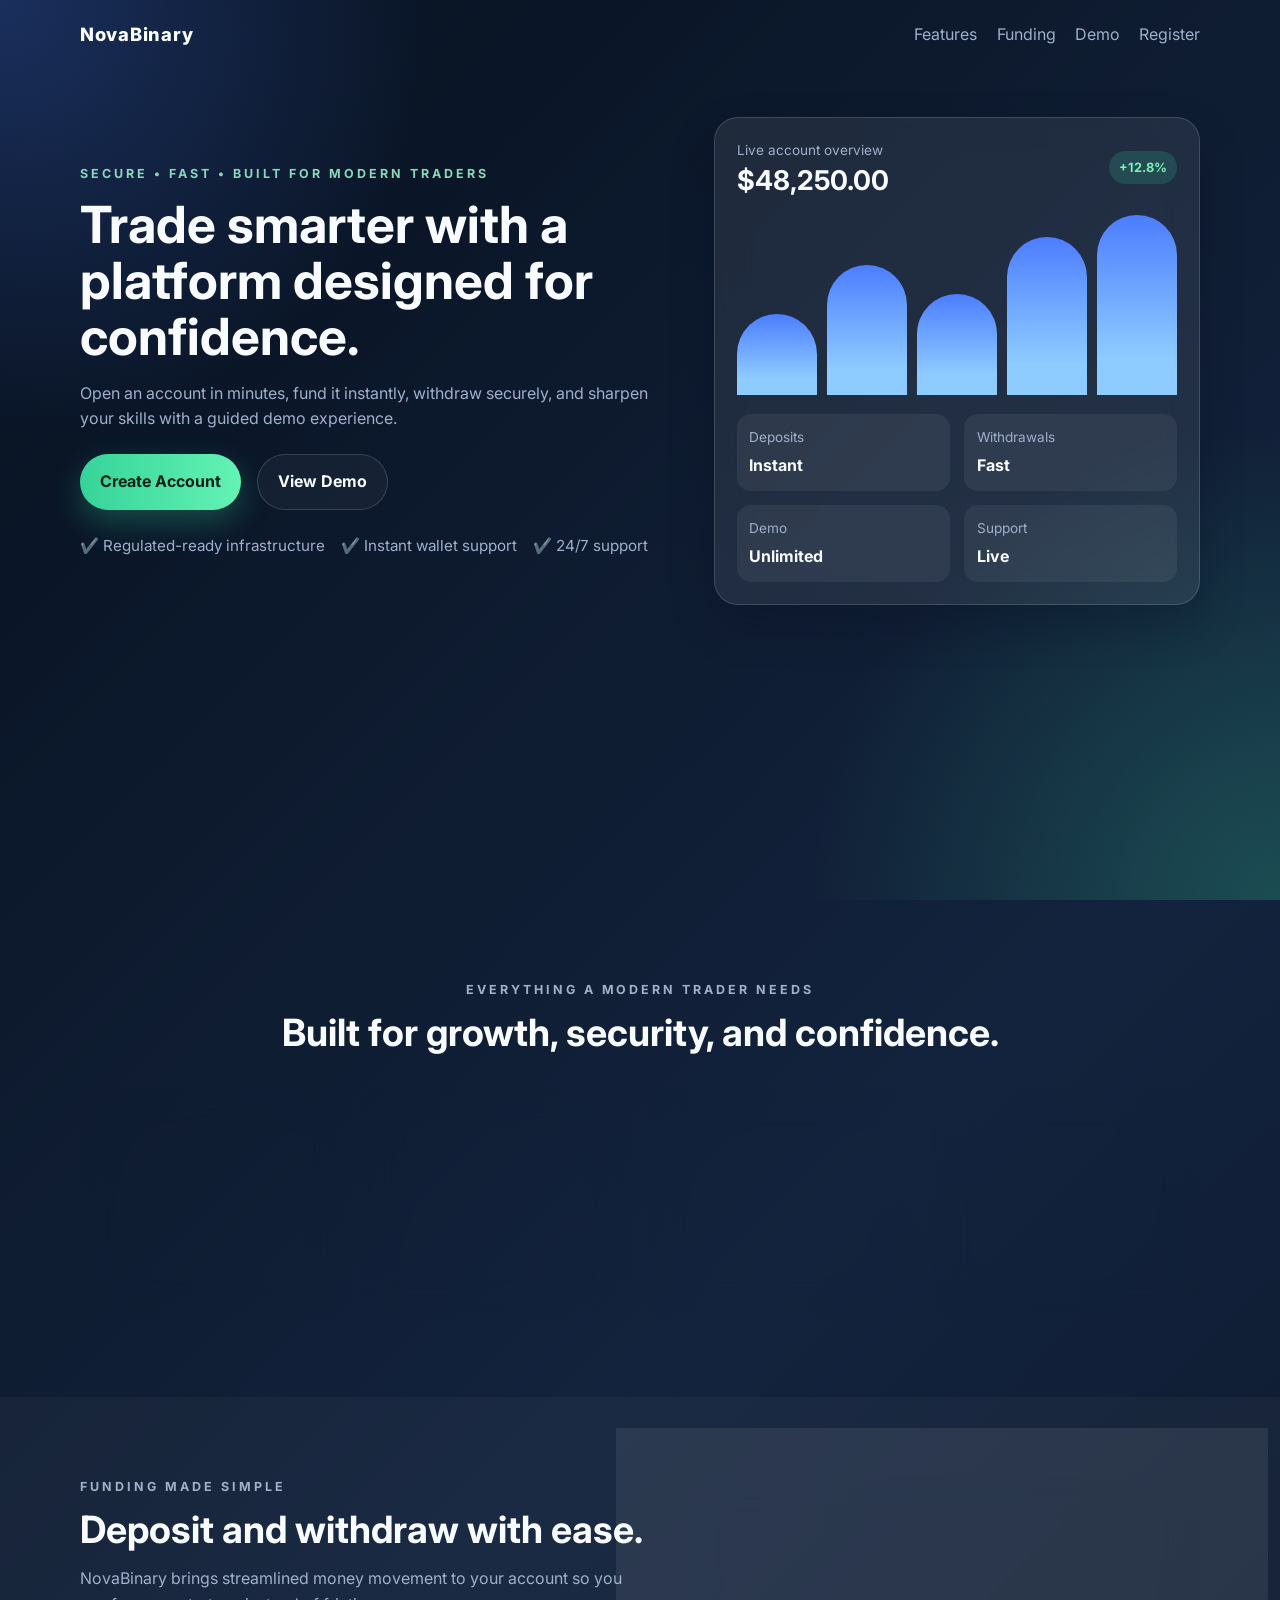
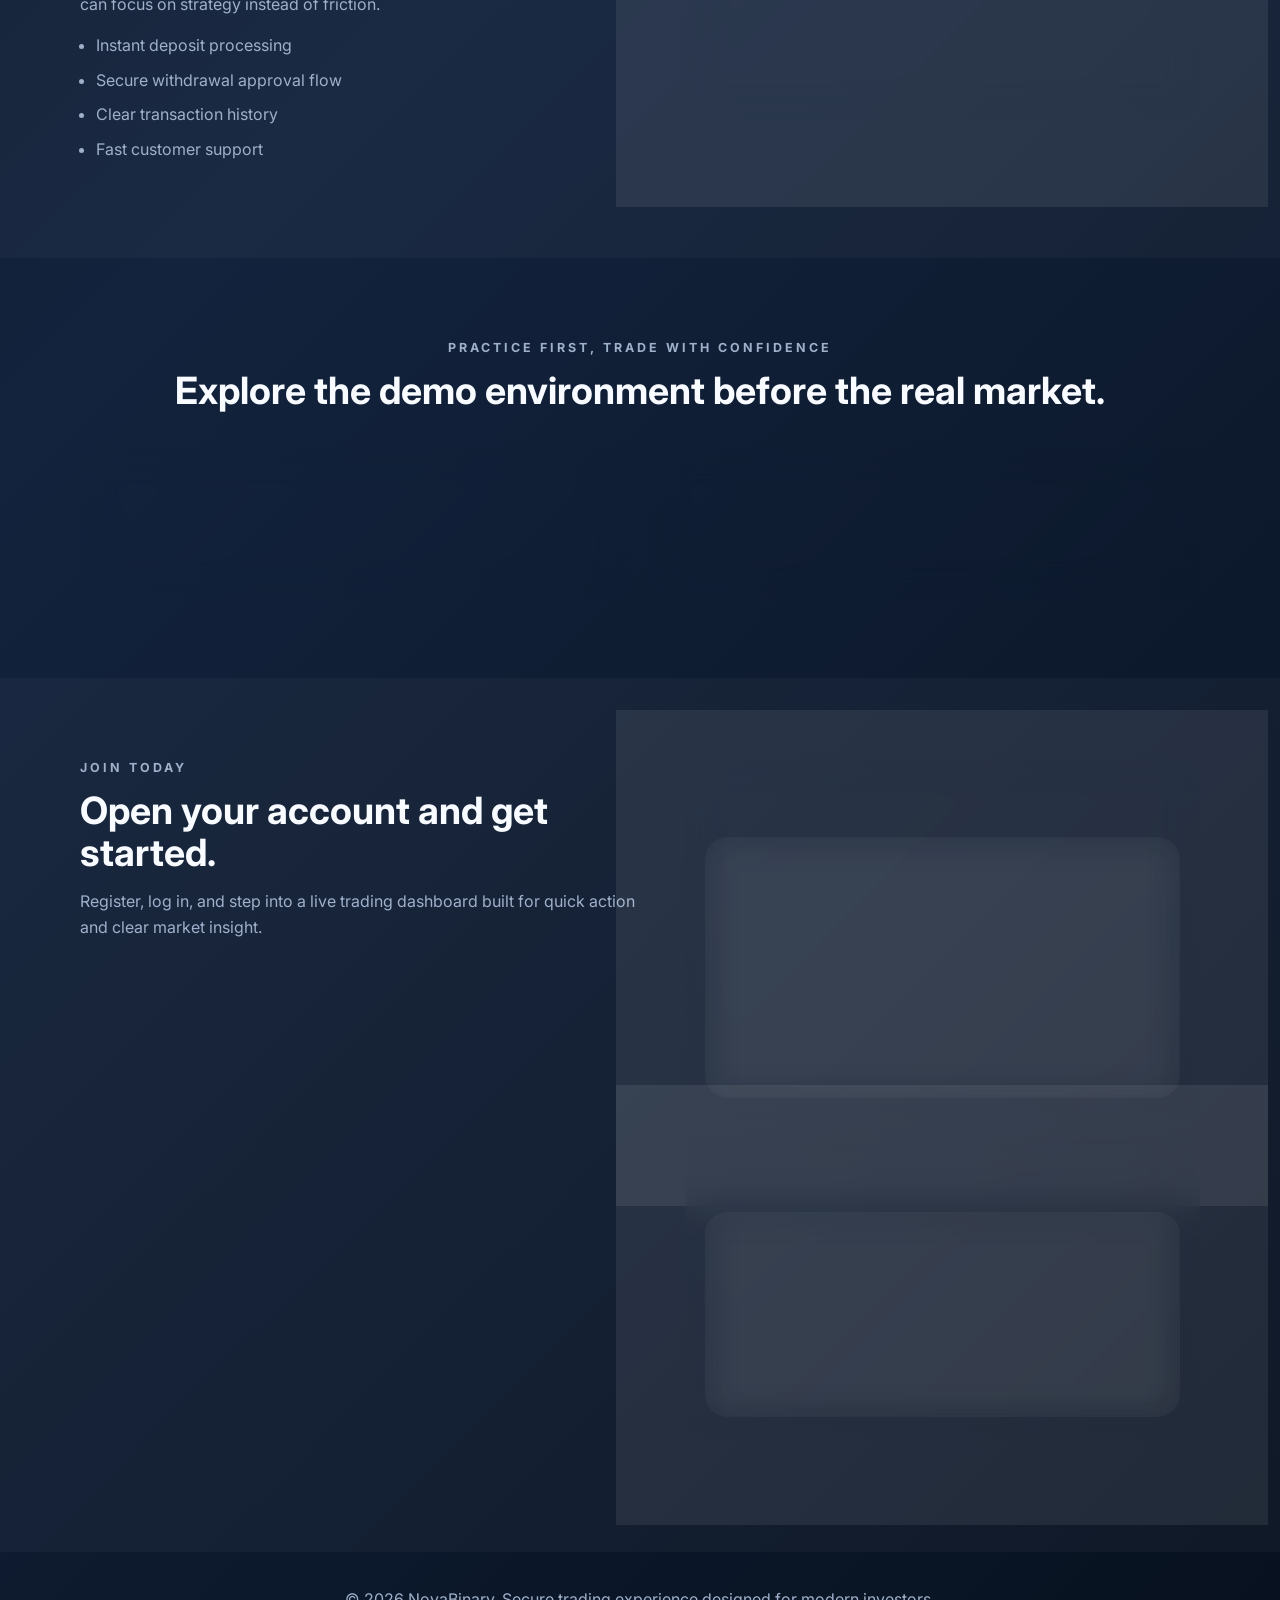
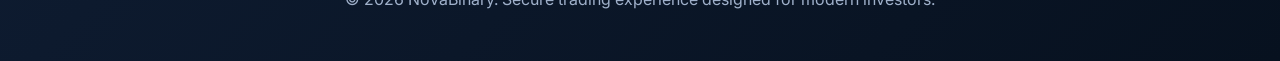
<file: index.html>
<!DOCTYPE html>
<html lang="en">
  <head>
    <meta charset="UTF-8" />
    <meta name="viewport" content="width=device-width, initial-scale=1.0" />
    <title>NovaBinary | Modern Trading Platform</title>
    <meta
      name="description"
      content="NovaBinary offers secure account creation, instant deposits and withdrawals, a training demo, and a modern trading experience."
    />
    <link rel="preconnect" href="https://fonts.googleapis.com" />
    <link rel="preconnect" href="https://fonts.gstatic.com" crossorigin />
    <link
      href="https://fonts.googleapis.com/css2?family=Inter:wght@400;500;600;700;800&display=swap"
      rel="stylesheet"
    />
    <link rel="stylesheet" href="styles.css" />
  </head>
  <body>
    <header class="hero">
      <nav class="nav container">
        <a href="#top" class="brand">NovaBinary</a>
        <div class="nav-links">
          <a href="#features">Features</a>
          <a href="#funding">Funding</a>
          <a href="#demo">Demo</a>
          <a href="#register">Register</a>
        </div>
      </nav>

      <div class="container hero-grid" id="top">
        <div class="hero-copy">
          <p class="eyebrow">Secure • Fast • Built for modern traders</p>
          <h1>Trade smarter with a platform designed for confidence.</h1>
          <p class="hero-text">
            Open an account in minutes, fund it instantly, withdraw securely, and sharpen your skills with a guided demo experience.
          </p>
          <div class="hero-actions">
            <a class="btn btn-primary" href="#register">Create Account</a>
            <a class="btn btn-secondary" href="#demo">View Demo</a>
          </div>
          <div class="trust-row">
            <span>✔️ Regulated-ready infrastructure</span>
            <span>✔️ Instant wallet support</span>
            <span>✔️ 24/7 support</span>
          </div>
        </div>

        <div class="hero-card">
          <div class="card-header">
            <div>
              <p class="small-label">Live account overview</p>
              <h3>$48,250.00</h3>
            </div>
            <span class="pill positive">+12.8%</span>
          </div>
          <div class="chart">
            <div class="bar bar-1"></div>
            <div class="bar bar-2"></div>
            <div class="bar bar-3"></div>
            <div class="bar bar-4"></div>
            <div class="bar bar-5"></div>
          </div>
          <div class="stat-grid">
            <div>
              <p>Deposits</p>
              <strong>Instant</strong>
            </div>
            <div>
              <p>Withdrawals</p>
              <strong>Fast</strong>
            </div>
            <div>
              <p>Demo</p>
              <strong>Unlimited</strong>
            </div>
            <div>
              <p>Support</p>
              <strong>Live</strong>
            </div>
          </div>
        </div>
      </div>
    </header>

    <main>
      <section class="section container" id="features">
        <div class="section-heading">
          <p class="eyebrow">Everything a modern trader needs</p>
          <h2>Built for growth, security, and confidence.</h2>
        </div>
        <div class="feature-grid">
          <article class="feature-card">
            <h3>Account registration</h3>
            <p>Register in minutes with a smooth onboarding flow, verification checks, and secure login.</p>
          </article>
          <article class="feature-card">
            <h3>Deposit & withdrawal</h3>
            <p>Move funds with confidence using fast deposits and secure withdrawals with transparent processing.</p>
          </article>
          <article class="feature-card">
            <h3>Training demo</h3>
            <p>Use the demo account to test strategies, learn market behavior, and build confidence before live trading.</p>
          </article>
          <article class="feature-card">
            <h3>Modern dashboard</h3>
            <p>Track balance, activity, and performance through a sleek dashboard designed for clarity and speed.</p>
          </article>
        </div>
      </section>

      <section class="section section-alt" id="funding">
        <div class="container funding-grid">
          <div>
            <p class="eyebrow">Funding made simple</p>
            <h2>Deposit and withdraw with ease.</h2>
            <p>
              NovaBinary brings streamlined money movement to your account so you can focus on strategy instead of friction.
            </p>
            <ul class="check-list">
              <li>Instant deposit processing</li>
              <li>Secure withdrawal approval flow</li>
              <li>Clear transaction history</li>
              <li>Fast customer support</li>
            </ul>
          </div>
          <div class="panel-card">
            <h3>Wallet activity</h3>
            <div class="activity-item">
              <span>Deposit</span>
              <strong>$2,500</strong>
            </div>
            <div class="activity-item">
              <span>Withdrawal</span>
              <strong>$800</strong>
            </div>
            <div class="activity-item">
              <span>Demo balance</span>
              <strong>$10,000</strong>
            </div>
          </div>
        </div>
      </section>

      <section class="section container" id="demo">
        <div class="section-heading">
          <p class="eyebrow">Practice first, trade with confidence</p>
          <h2>Explore the demo environment before the real market.</h2>
        </div>
        <div class="demo-grid">
          <div class="demo-card">
            <h3>Why the demo matters</h3>
            <p>Learn the platform, test your approach, and understand market movement without risking real capital.</p>
          </div>
          <div class="demo-card accent">
            <h3>Start with $10,000</h3>
            <p>Use a virtual account to simulate trades, review outcomes, and prepare for live decisions.</p>
          </div>
        </div>
      </section>

      <section class="section section-alt" id="register">
        <div class="container register-grid">
          <div>
            <p class="eyebrow">Join today</p>
            <h2>Open your account and get started.</h2>
            <p>Register, log in, and step into a live trading dashboard built for quick action and clear market insight.</p>
          </div>

          <div class="auth-stack">
            <div class="auth-card">
              <h3>Create account</h3>
              <form id="registerForm" class="register-form">
                <input type="text" id="registerName" placeholder="Full name" required />
                <input type="email" id="registerEmail" placeholder="Email address" required />
                <input type="password" id="registerPassword" placeholder="Create password" required />
                <button type="submit" class="btn btn-primary">Register Now</button>
              </form>
            </div>

            <div class="auth-card">
              <h3>Log in</h3>
              <form id="loginForm" class="register-form">
                <input type="email" id="loginEmail" placeholder="Email address" required />
                <input type="password" id="loginPassword" placeholder="Password" required />
                <button type="submit" class="btn btn-secondary">Log In</button>
              </form>
            </div>

            <div id="authMessage" class="auth-message" aria-live="polite"></div>

            <div id="dashboard" class="dashboard-shell hidden">
              <div class="dashboard-head">
                <div>
                  <p class="eyebrow">Trading room</p>
                  <h3 id="welcomeName">Welcome back</h3>
                </div>
                <div class="balance-pill">
                  <span>Balance</span>
                  <strong id="balanceValue">$10,000</strong>
                </div>
              </div>

              <div class="dashboard-grid">
                <div class="chart-card">
                  <div class="chart-head">
                    <div>
                      <p class="small-label">Live market feed</p>
                      <h4>EUR/USD • GBP/USD</h4>
                    </div>
                    <span class="pill positive" id="priceBadge">Live</span>
                  </div>
                  <div class="chart-legend">
                    <span><i class="dot dot-green"></i> Buy zone</span>
                    <span><i class="dot dot-blue"></i> Sell zone</span>
                  </div>
                  <svg id="liveChart" viewBox="0 0 700 260" role="img" aria-label="Live forex trading chart">
                    <line x1="20" y1="220" x2="680" y2="220" class="graph-grid" />
                    <line x1="20" y1="160" x2="680" y2="160" class="graph-grid" />
                    <line x1="20" y1="100" x2="680" y2="100" class="graph-grid" />
                    <line x1="20" y1="40" x2="680" y2="40" class="graph-grid" />
                    <g id="candles"></g>
                  </svg>
                </div>

                <div class="side-panel">
                  <div class="funding-card">
                    <h4>Fund your account</h4>
                    <div class="funding-options">
                      <button class="funding-btn" data-method="bank">Bank Transfer</button>
                      <button class="funding-btn" data-method="mpesa">Mpesa</button>
                      <button class="funding-btn" data-method="demo">Demo Balance</button>
                    </div>
                    <p id="fundingMessage" class="funding-message">Deposit instantly or switch to demo mode.</p>
                  </div>

                  <div class="trade-panel">
                    <div>
                      <p class="small-label">Current asset</p>
                      <h4 id="assetName">EUR/USD</h4>
                    </div>
                    <div class="trade-actions">
                      <button class="btn btn-primary trade-btn" data-action="buy">Buy</button>
                      <button class="btn btn-secondary trade-btn" data-action="sell">Sell</button>
                    </div>
                    <p id="tradeMessage" class="trade-message">You are ready to start trading.</p>
                  </div>
                </div>
              </div>
            </div>
          </div>
        </div>
      </section>
    </main>

    <footer class="footer">
      <div class="container footer-content">
        <p>© 2026 NovaBinary. Secure trading experience designed for modern investors.</p>
      </div>
    </footer>

    <script src="script.js"></script>
  </body>
</html>
</file>
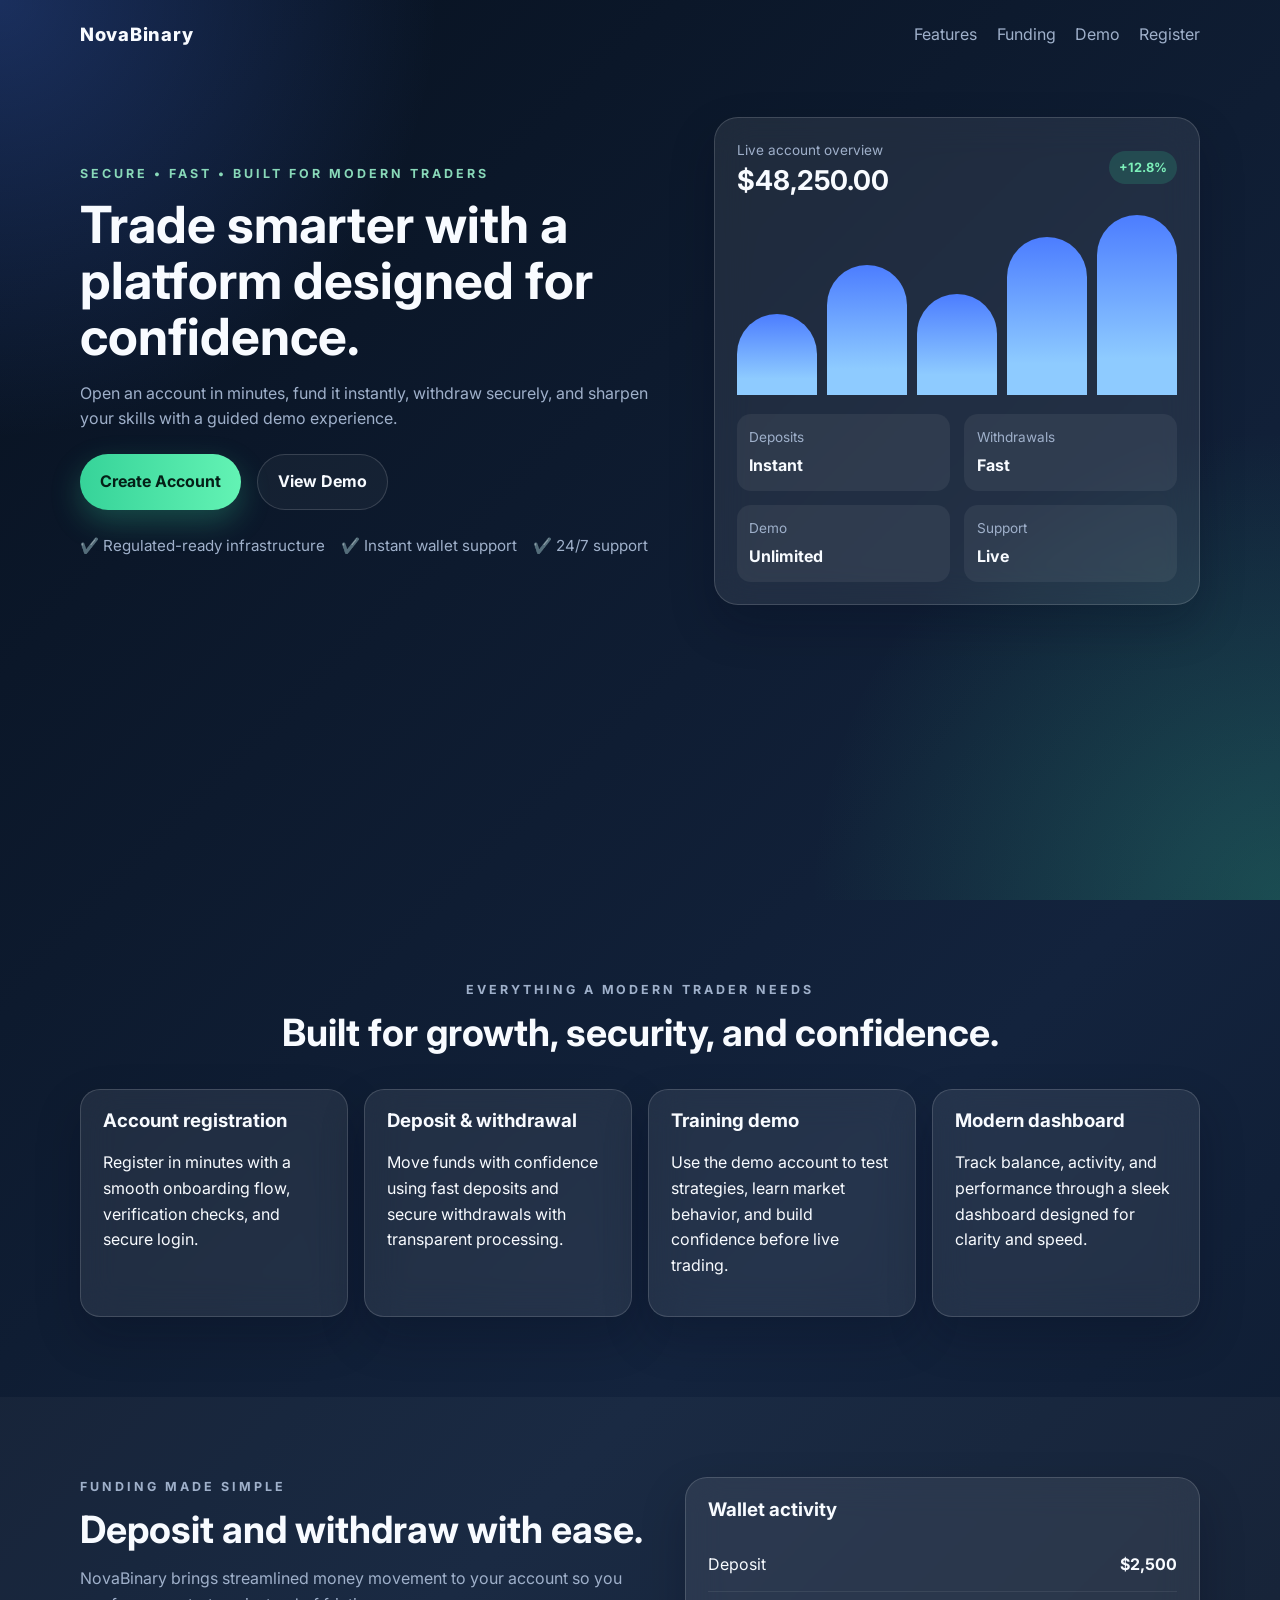
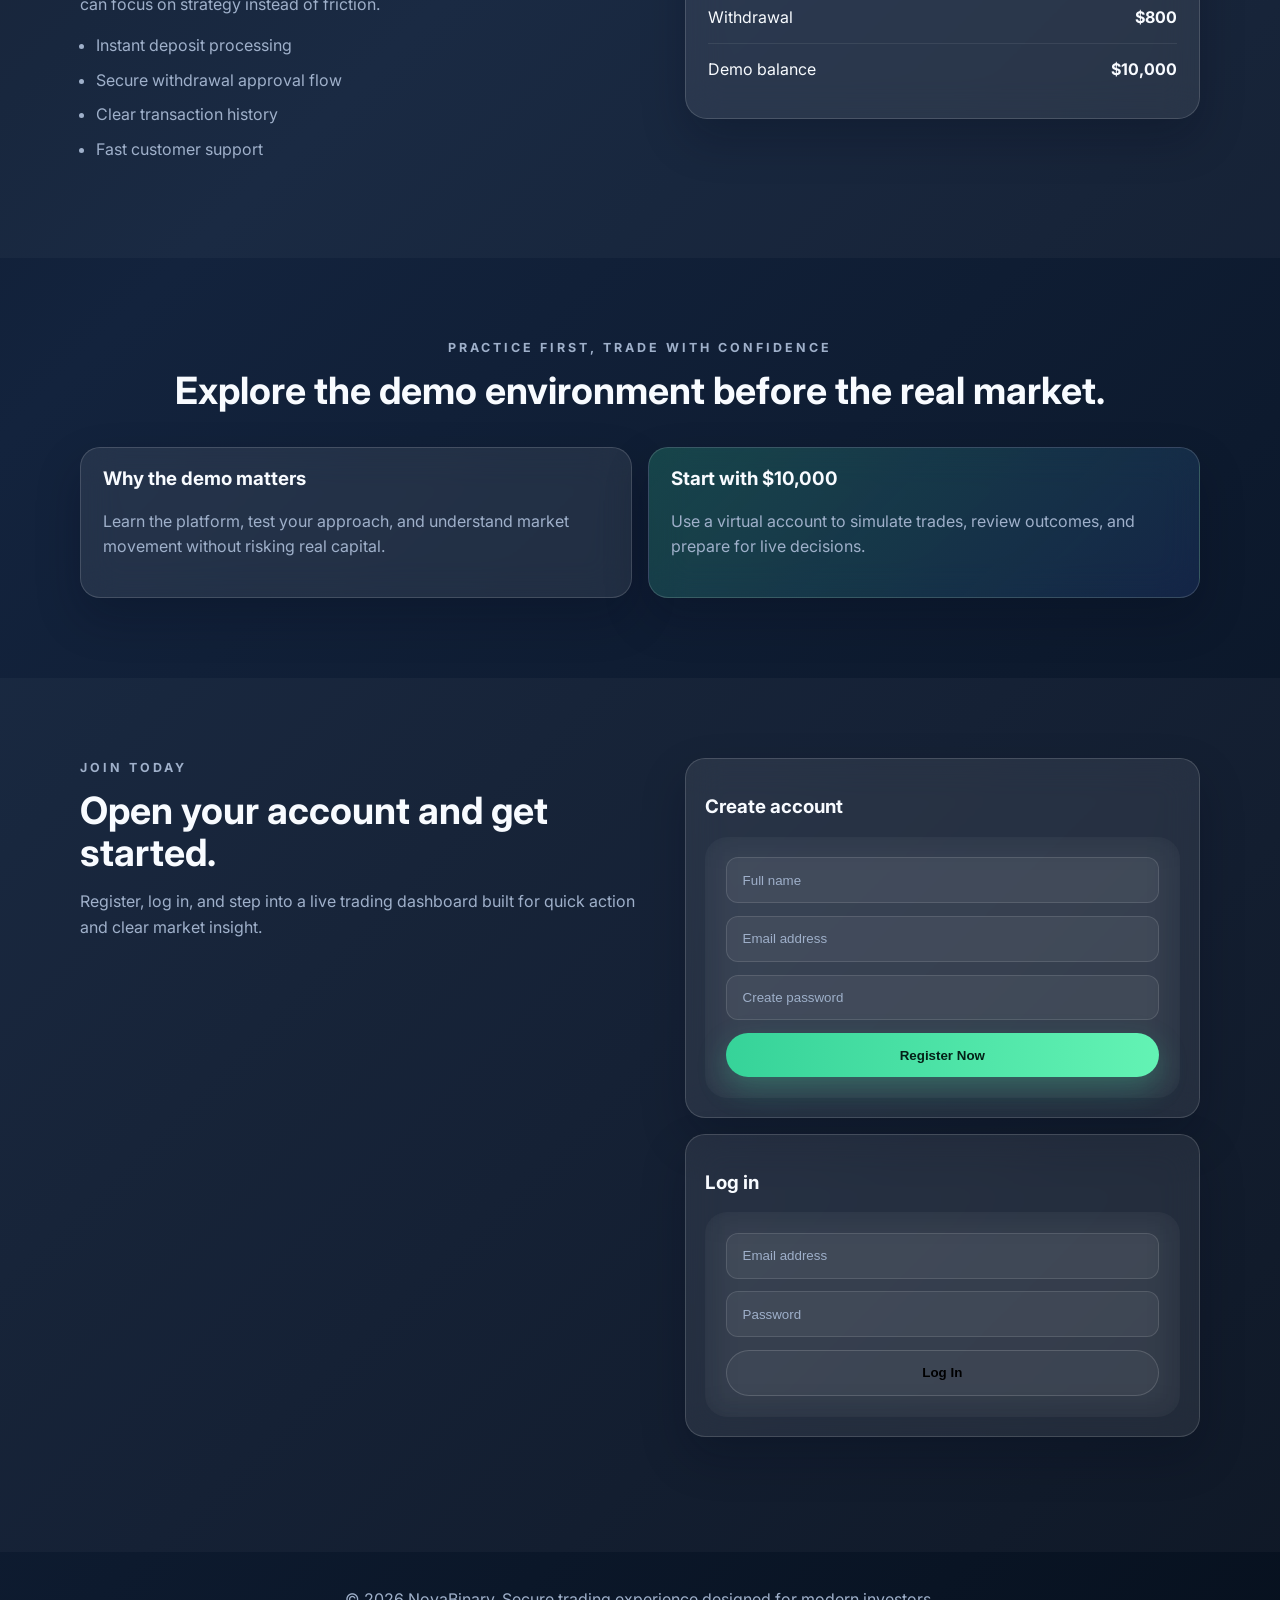
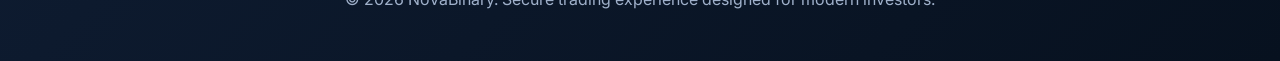
<file: trading.html>
<!DOCTYPE html>
<html lang="en">
  <head>
    <meta charset="UTF-8" />
    <meta name="viewport" content="width=device-width, initial-scale=1.0" />
    <title>NovaBinary | Trading Room</title>
    <link rel="preconnect" href="https://fonts.googleapis.com" />
    <link rel="preconnect" href="https://fonts.gstatic.com" crossorigin />
    <link
      href="https://fonts.googleapis.com/css2?family=Inter:wght@400;500;600;700;800&display=swap"
      rel="stylesheet"
    />
    <link rel="stylesheet" href="styles.css" />
  </head>
  <body class="trading-page">
    <div class="page-shell">
      <header class="trading-header">
        <div>
          <p class="eyebrow">Live trading desk</p>
          <h1>NovaBinary Trading Room</h1>
        </div>
        <div class="header-actions">
          <div class="balance-pill">
            <span>Balance</span>
            <strong id="balanceValue">$0</strong>
          </div>
          <button id="logoutBtn" class="btn btn-secondary">Log out</button>
        </div>
      </header>

      <main class="trading-layout">
        <section class="trading-card chart-panel">
          <div class="panel-top">
            <div>
              <p class="small-label">Binary trading desk</p>
              <h2>EUR/USD • GBP/USD</h2>
            </div>
            <div class="signal-group">
              <span class="signal-pill positive" id="priceBadge">Live</span>
              <span class="signal-pill">24/7 execution</span>
              <span class="signal-pill">High volatility</span>
            </div>
          </div>

          <div class="chart-toolbar">
            <div class="asset-tabs">
              <button class="asset-btn active" data-asset="EUR/USD">EUR/USD</button>
              <button class="asset-btn" data-asset="GBP/USD">GBP/USD</button>
              <button class="asset-btn" data-asset="USD/JPY">USD/JPY</button>
            </div>
            <div class="chart-info">
              <span>Spread: 0.8 pips</span>
              <span>Leverage: 1:500</span>
            </div>
          </div>

          <div class="price-strip">
            <div>
              <p class="small-label">Current price</p>
              <strong id="currentPriceValue">1.0898</strong>
            </div>
            <div>
              <p class="small-label">Market mood</p>
              <strong class="text-green">Bullish momentum</strong>
            </div>
          </div>

          <svg id="liveChart" viewBox="0 0 760 320" role="img" aria-label="Forex trading chart">
            <line x1="24" y1="280" x2="740" y2="280" class="graph-grid" />
            <line x1="24" y1="220" x2="740" y2="220" class="graph-grid" />
            <line x1="24" y1="160" x2="740" y2="160" class="graph-grid" />
            <line x1="24" y1="100" x2="740" y2="100" class="graph-grid" />
            <g id="candles"></g>
          </svg>
        </section>

        <aside class="side-stack">
          <section class="trading-card fund-panel">
            <h3>Fund your account</h3>
            <div class="funding-options">
              <button class="funding-btn" data-method="bank">Bank transfer</button>
              <button class="funding-btn" data-method="mpesa">Mpesa</button>
              <button class="funding-btn" data-method="demo">Demo balance</button>
            </div>
            <button id="withdrawBtn" class="btn btn-secondary withdrawal-btn" type="button">Withdraw funds</button>
            <p id="fundingMessage" class="funding-message">Choose a funding method to continue.</p>
          </section>

          <section class="trading-card trade-panel">
            <div class="trade-head">
              <div>
                <p class="small-label">Binary trade</p>
                <h3 id="assetName">EUR/USD</h3>
              </div>
              <span class="signal-pill positive" id="modeBadge">Demo mode</span>
            </div>

            <div class="mode-switch" role="tablist" aria-label="Trading mode">
              <button class="mode-btn active" data-mode="demo">Demo</button>
              <button class="mode-btn" data-mode="live">Live</button>
            </div>

            <label class="field-label" for="stakeInput">Stake amount</label>
            <input id="stakeInput" class="trade-input" type="number" min="10" step="10" value="100" />

            <div class="trade-options">
              <button class="option-btn up" data-action="up">Call / Up</button>
              <button class="option-btn down" data-action="down">Put / Down</button>
            </div>
            <div class="trade-info-box">
              <span>Profit potential</span>
              <strong>Up to 85%</strong>
            </div>
            <div class="trade-summary">
              <div>
                <span>Mode</span>
                <strong id="modeDisplay">Demo</strong>
              </div>
              <div>
                <span>Risk</span>
                <strong id="stakeDisplay">$100</strong>
              </div>
            </div>
            <p id="tradeMessage" class="trade-message">You are ready to place a real stake.</p>
          </section>

          <section class="trading-card history-panel">
            <h3>Recent trades</h3>
            <ul id="tradeHistoryList" class="history-list"></ul>
          </section>

          <section class="trading-card account-panel">
            <h3>Account status</h3>
            <div class="account-row">
              <span>Welcome</span>
              <strong id="welcomeName">Trader</strong>
            </div>
            <div class="account-row">
              <span>Risk</span>
              <strong>Low</strong>
            </div>
            <div class="account-row">
              <span>Open positions</span>
              <strong>0</strong>
            </div>
          </section>
        </aside>
      </main>
    </div>

    <div id="fundingModal" class="modal hidden" aria-hidden="true">
      <div class="modal-card">
        <div class="modal-head">
          <div>
            <p class="small-label">Secure payment</p>
            <h3 id="modalTitle">Deposit funds</h3>
          </div>
          <button id="closeModal" class="icon-btn" aria-label="Close">×</button>
        </div>
        <p id="modalDescription" class="modal-copy">Enter your details and send the request.</p>
        <form id="fundingForm" class="funding-form">
          <label for="fundingAmount">Amount</label>
          <input id="fundingAmount" type="number" min="100" step="100" value="1000" required />
          <label id="detailLabel" for="fundingDetail">Account number</label>
          <input id="fundingDetail" type="text" placeholder="Enter account number" required />
          <button type="submit" class="btn btn-primary">Send request</button>
        </form>
      </div>
    </div>

    <script type="module" src="trading.js"></script>
  </body>
</html>
</file>
<file: styles.css>
:root {
  --bg: #07111f;
  --bg-alt: #0d1729;
  --card: rgba(255, 255, 255, 0.08);
  --text: #f8fbff;
  --muted: #9fb0ca;
  --accent: #36d399;
  --accent-2: #4c7dff;
  --border: rgba(255, 255, 255, 0.15);
}

* { box-sizing: border-box; }
body {
  margin: 0;
  font-family: 'Inter', sans-serif;
  color: var(--text);
  background: linear-gradient(135deg, var(--bg), #13233d 45%, #07111f);
  line-height: 1.6;
}
body.trading-page {
  min-height: 100vh;
  background: radial-gradient(circle at top left, rgba(54, 211, 153, 0.16), transparent 24%),
    linear-gradient(135deg, #07111f, #0f1f35 60%, #07111f);
}
a { color: inherit; text-decoration: none; }
.container {
  width: min(1120px, calc(100% - 2rem));
  margin: 0 auto;
}
.hero {
  min-height: 100vh;
  background: radial-gradient(circle at top left, rgba(76, 125, 255, 0.28), transparent 28%),
    radial-gradient(circle at bottom right, rgba(54, 211, 153, 0.24), transparent 30%);
}
.nav {
  display: flex;
  justify-content: space-between;
  align-items: center;
  padding: 1.25rem 0;
}
.brand {
  font-weight: 800;
  font-size: 1.15rem;
  letter-spacing: 0.04em;
}
.nav-links {
  display: flex;
  gap: 1.2rem;
  color: var(--muted);
}
.nav-links a:hover { color: var(--text); }
.hero-grid {
  display: grid;
  grid-template-columns: 1.1fr 0.9fr;
  gap: 2.5rem;
  align-items: center;
  padding: 3rem 0 5rem;
}
.eyebrow {
  margin: 0 0 0.75rem;
  text-transform: uppercase;
  letter-spacing: 0.24em;
  font-size: 0.78rem;
  color: #88d8b8;
  font-weight: 700;
}
h1, h2, h3, h4 { line-height: 1.1; }
h1 { font-size: clamp(2.2rem, 4vw, 3.8rem); margin: 0 0 1rem; }
h2 { font-size: clamp(1.7rem, 3vw, 2.35rem); margin: 0 0 0.85rem; }
.hero-text, .section-heading p, .register-grid p, .funding-grid p, .demo-card p { color: var(--muted); }
.hero-actions {
  display: flex;
  gap: 1rem;
  margin: 1.4rem 0 1.5rem;
  flex-wrap: wrap;
}
.btn {
  display: inline-flex;
  align-items: center;
  justify-content: center;
  padding: 0.9rem 1.25rem;
  border-radius: 999px;
  font-weight: 700;
  transition: transform 0.2s ease, box-shadow 0.2s ease;
  border: none;
  cursor: pointer;
}
.btn:hover { transform: translateY(-2px); }
.btn-primary {
  background: linear-gradient(90deg, var(--accent), #63f3b4);
  color: #042017;
  box-shadow: 0 12px 30px rgba(54, 211, 153, 0.28);
}
.btn-secondary {
  border: 1px solid var(--border);
  background: rgba(255,255,255,0.04);
}
.trust-row {
  display: flex;
  gap: 1rem;
  flex-wrap: wrap;
  color: var(--muted);
  font-size: 0.95rem;
}
.hero-card, .panel-card, .feature-card, .demo-card, .auth-card, .register-form, .chart-card, .trade-panel {
  background: var(--card);
  border: 1px solid var(--border);
  backdrop-filter: blur(18px);
  box-shadow: 0 20px 45px rgba(2, 8, 23, 0.24);
}
.hero-card {
  padding: 1.35rem;
  border-radius: 24px;
}
.card-header {
  display: flex;
  justify-content: space-between;
  align-items: center;
  margin-bottom: 1rem;
}
.small-label { margin: 0; color: var(--muted); font-size: 0.85rem; }
.hero-card h3 { margin: 0.25rem 0 0; font-size: 1.7rem; }
.pill {
  padding: 0.4rem 0.65rem;
  border-radius: 999px;
  font-size: 0.8rem;
  font-weight: 700;
}
.pill.positive { background: rgba(54,211,153,0.18); color: #7df0ba; }
.chart {
  display: grid;
  grid-template-columns: repeat(5, 1fr);
  align-items: end;
  gap: 0.6rem;
  height: 180px;
  margin: 1.2rem 0;
}
.bar {
  border-radius: 999px 999px 0 0;
  background: linear-gradient(180deg, var(--accent-2), #8ecbff 80%);
  min-height: 40px;
}
.bar-1 { height: 45%; }
.bar-2 { height: 72%; }
.bar-3 { height: 56%; }
.bar-4 { height: 88%; }
.bar-5 { height: 100%; }
.stat-grid {
  display: grid;
  grid-template-columns: repeat(2, minmax(0,1fr));
  gap: 0.9rem;
}
.stat-grid div {
  background: rgba(255,255,255,0.06);
  border-radius: 14px;
  padding: 0.8rem;
}
.stat-grid p { margin: 0 0 0.25rem; color: var(--muted); font-size: 0.85rem; }
.section { padding: 5rem 0; }
.section-alt { background: rgba(255,255,255,0.03); }
.section-heading { text-align: center; margin-bottom: 2.2rem; }
.feature-grid {
  display: grid;
  grid-template-columns: repeat(4, minmax(0,1fr));
  gap: 1rem;
}
.feature-card, .demo-card { padding: 1.35rem; border-radius: 20px; }
.feature-card h3, .demo-card h3, .panel-card h3 { margin-top: 0; }
.funding-grid, .register-grid {
  display: grid;
  grid-template-columns: 1fr 0.9fr;
  gap: 2rem;
  align-items: start;
}
.check-list {
  padding-left: 1rem;
  color: var(--muted);
}
.check-list li { margin-bottom: 0.55rem; }
.panel-card { padding: 1.4rem; border-radius: 22px; }
.activity-item {
  display: flex;
  justify-content: space-between;
  padding: 0.8rem 0;
  border-bottom: 1px solid rgba(255,255,255,0.08);
}
.activity-item:last-child { border-bottom: 0; }
.demo-grid {
  display: grid;
  grid-template-columns: 1fr 1fr;
  gap: 1rem;
}
.demo-card.accent { background: linear-gradient(135deg, rgba(54,211,153,0.22), rgba(76,125,255,0.12)); }
.auth-stack {
  display: flex;
  flex-direction: column;
  gap: 1rem;
}
.auth-card {
  padding: 1.2rem;
  border-radius: 20px;
}
.register-form {
  display: flex;
  flex-direction: column;
  gap: 0.8rem;
  padding: 1.3rem;
  border-radius: 22px;
  background: transparent;
  border: none;
  box-shadow: none;
}
.register-form input {
  padding: 0.9rem 1rem;
  border-radius: 12px;
  border: 1px solid rgba(255,255,255,0.12);
  background: rgba(255,255,255,0.05);
  color: var(--text);
}
.register-form input::placeholder { color: #9fb0ca; }
.auth-message, .trade-message {
  min-height: 1.2rem;
  color: #9cefc9;
  font-weight: 600;
}
.dashboard-shell {
  display: flex;
  flex-direction: column;
  gap: 1rem;
  padding: 1.1rem;
  border-radius: 22px;
  background: rgba(255,255,255,0.06);
  border: 1px solid rgba(255,255,255,0.1);
}
.dashboard-head, .trade-panel, .chart-head {
  display: flex;
  justify-content: space-between;
  align-items: center;
  gap: 1rem;
}
.balance-pill {
  padding: 0.8rem 1rem;
  border-radius: 999px;
  background: rgba(54, 211, 153, 0.16);
  color: #9cefc9;
  display: flex;
  gap: 0.4rem;
  align-items: center;
}
.dashboard-grid {
  display: grid;
  grid-template-columns: 1.5fr 0.8fr;
  gap: 1rem;
}
.chart-card, .funding-card, .trade-panel {
  padding: 1rem;
  border-radius: 20px;
}
.side-panel {
  display: flex;
  flex-direction: column;
  gap: 1rem;
}
.chart-legend {
  display: flex;
  gap: 1rem;
  color: var(--muted);
  font-size: 0.85rem;
  margin-bottom: 0.5rem;
}
.dot {
  display: inline-block;
  width: 10px;
  height: 10px;
  border-radius: 50%;
  margin-right: 0.35rem;
}
.dot-green { background: #36d399; }
.dot-blue { background: #4c7dff; }
#liveChart {
  width: 100%;
  height: 260px;
  margin-top: 0.75rem;
}
.graph-grid {
  stroke: rgba(255,255,255,0.16);
  stroke-width: 1;
}
.candle {
  stroke: #36d399;
  stroke-width: 2;
}
.candle-down {
  stroke: #ff6b6b;
}
.candle-body {
  fill: #36d399;
}
.candle-body-down {
  fill: #ff6b6b;
}
.funding-options {
  display: flex;
  flex-direction: column;
  gap: 0.6rem;
  margin: 0.7rem 0;
}
.funding-btn {
  padding: 0.8rem 0.9rem;
  border-radius: 12px;
  border: 1px solid rgba(255,255,255,0.12);
  background: rgba(255,255,255,0.05);
  color: var(--text);
  cursor: pointer;
}
.funding-message {
  color: #9cefc9;
  font-size: 0.92rem;
}
.trade-panel {
  display: flex;
  flex-direction: column;
  gap: 0.8rem;
}
.trade-head {
  display: flex;
  justify-content: space-between;
  align-items: center;
  gap: 0.7rem;
}
.mode-switch {
  display: flex;
  gap: 0.6rem;
}
.mode-btn {
  flex: 1;
  padding: 0.7rem 0.8rem;
  border-radius: 999px;
  border: 1px solid rgba(255,255,255,0.12);
  background: rgba(255,255,255,0.05);
  color: var(--text);
  cursor: pointer;
}
.mode-btn.active {
  background: linear-gradient(90deg, var(--accent), #63f3b4);
  color: #04140f;
}
.field-label {
  font-size: 0.9rem;
  color: var(--muted);
}
.trade-input {
  padding: 0.85rem 0.95rem;
  border-radius: 12px;
  border: 1px solid rgba(255,255,255,0.12);
  background: rgba(255,255,255,0.05);
  color: var(--text);
}
.trade-options {
  display: grid;
  grid-template-columns: 1fr 1fr;
  gap: 0.7rem;
}
.option-btn {
  padding: 0.9rem 1rem;
  border-radius: 14px;
  border: none;
  font-weight: 700;
  cursor: pointer;
  color: white;
}
.option-btn.up {
  background: linear-gradient(90deg, #36d399, #20b37d);
}
.option-btn.down {
  background: linear-gradient(90deg, #ff6b6b, #ff4d67);
}
.trade-info-box {
  display: flex;
  justify-content: space-between;
  align-items: center;
  padding: 0.8rem 0.9rem;
  border-radius: 14px;
  background: rgba(255,255,255,0.06);
  color: var(--muted);
}
.trade-summary {
  display: flex;
  justify-content: space-between;
  gap: 0.8rem;
  padding: 0.8rem 0.9rem;
  border-radius: 14px;
  background: rgba(255,255,255,0.05);
}
.trade-summary span {
  display: block;
  color: var(--muted);
  font-size: 0.8rem;
}
.trade-summary strong { font-size: 0.95rem; }
.withdrawal-btn {
  width: 100%;
  margin-bottom: 0.6rem;
}
.history-panel {
  padding: 1rem;
}
.history-list {
  list-style: none;
  padding: 0;
  margin: 0;
  display: flex;
  flex-direction: column;
  gap: 0.65rem;
}
.history-list li {
  padding: 0.7rem 0.8rem;
  border-radius: 12px;
  background: rgba(255,255,255,0.05);
  color: var(--muted);
}
.history-list strong {
  color: var(--text);
}
.hidden { display: none !important; }
.page-shell {
  min-height: 100vh;
  padding: 1.4rem;
}
.trading-header {
  display: flex;
  justify-content: space-between;
  align-items: center;
  gap: 1rem;
  margin-bottom: 1rem;
}
.header-actions {
  display: flex;
  align-items: center;
  gap: 0.75rem;
}
.trading-layout {
  display: grid;
  grid-template-columns: 1.6fr 0.8fr;
  gap: 1rem;
  align-items: start;
}
.trading-card {
  background: linear-gradient(145deg, rgba(255,255,255,0.11), rgba(255,255,255,0.06));
  border: 1px solid rgba(255,255,255,0.14);
  backdrop-filter: blur(18px);
  border-radius: 24px;
  box-shadow: 0 22px 50px rgba(2, 8, 23, 0.26);
}
.chart-panel {
  padding: 1rem;
}
.price-strip {
  display: flex;
  justify-content: space-between;
  gap: 1rem;
  padding: 0.85rem 1rem;
  border-radius: 16px;
  background: rgba(255,255,255,0.06);
  margin-top: 0.8rem;
}
.text-green { color: #9cefc9; }
.panel-top, .chart-toolbar {
  display: flex;
  justify-content: space-between;
  align-items: center;
  gap: 1rem;
}
.signal-group {
  display: flex;
  gap: 0.65rem;
  flex-wrap: wrap;
}
.signal-pill {
  padding: 0.45rem 0.7rem;
  border-radius: 999px;
  background: rgba(255,255,255,0.08);
  color: var(--muted);
  font-size: 0.8rem;
}
.signal-pill.positive {
  background: rgba(54, 211, 153, 0.2);
  color: #9cefc9;
}
.signal-pill.positive::before {
  content: '';
  display: inline-block;
  width: 7px;
  height: 7px;
  border-radius: 50%;
  background: #36d399;
  margin-right: 0.45rem;
  box-shadow: 0 0 0 4px rgba(54, 211, 153, 0.2);
  animation: pulse 1.1s infinite;
}
@keyframes pulse {
  0% { transform: scale(0.95); opacity: 0.85; }
  50% { transform: scale(1.08); opacity: 1; }
  100% { transform: scale(0.95); opacity: 0.85; }
}
.asset-tabs {
  display: flex;
  gap: 0.6rem;
  flex-wrap: wrap;
  margin: 0.8rem 0;
}
.asset-btn {
  padding: 0.65rem 0.9rem;
  border-radius: 999px;
  border: 1px solid rgba(255,255,255,0.12);
  background: rgba(255,255,255,0.05);
  color: var(--text);
  cursor: pointer;
}
.asset-btn.active {
  background: linear-gradient(90deg, var(--accent), #63f3b4);
  color: #04140f;
}
.chart-info {
  display: flex;
  gap: 1rem;
  color: var(--muted);
  font-size: 0.9rem;
}
#liveChart {
  width: 100%;
  height: 320px;
  margin-top: 0.8rem;
}
.side-stack {
  display: flex;
  flex-direction: column;
  gap: 1rem;
}
.fund-panel, .trade-panel, .account-panel {
  padding: 1rem;
}
.funding-options {
  display: flex;
  flex-direction: column;
  gap: 0.7rem;
  margin: 0.8rem 0;
}
.funding-btn {
  padding: 0.8rem 0.9rem;
  border-radius: 12px;
  border: 1px solid rgba(255,255,255,0.12);
  background: rgba(255,255,255,0.06);
  color: var(--text);
  cursor: pointer;
}
.account-row {
  display: flex;
  justify-content: space-between;
  padding: 0.6rem 0;
  border-bottom: 1px solid rgba(255,255,255,0.08);
}
.account-row:last-child { border-bottom: 0; }
.modal {
  position: fixed;
  inset: 0;
  background: rgba(3, 8, 19, 0.78);
  display: grid;
  place-items: center;
  padding: 1rem;
  z-index: 50;
}
.modal-card {
  width: min(460px, 100%);
  padding: 1.2rem;
  border-radius: 24px;
  background: #0b1424;
  border: 1px solid rgba(255,255,255,0.14);
}
.modal-head {
  display: flex;
  justify-content: space-between;
  align-items: center;
  margin-bottom: 0.6rem;
}
.modal-copy {
  color: var(--muted);
  margin-bottom: 0.8rem;
}
.funding-form {
  display: flex;
  flex-direction: column;
  gap: 0.7rem;
}
.funding-form input {
  padding: 0.85rem 0.95rem;
  border-radius: 12px;
  border: 1px solid rgba(255,255,255,0.12);
  background: rgba(255,255,255,0.05);
  color: var(--text);
}
.icon-btn {
  border: none;
  background: transparent;
  color: var(--text);
  font-size: 1.4rem;
  cursor: pointer;
}
.footer {
  padding: 1.2rem 0 2rem;
  color: var(--muted);
}
.footer-content { text-align: center; }
@media (max-width: 900px) {
  .hero-grid, .funding-grid, .register-grid, .demo-grid, .feature-grid, .dashboard-grid, .trading-layout { grid-template-columns: 1fr; }
  .feature-grid { grid-template-columns: repeat(2, minmax(0,1fr)); }
}
@media (max-width: 640px) {
  .nav { flex-direction: column; gap: 0.85rem; }
  .nav-links { gap: 0.8rem; flex-wrap: wrap; justify-content: center; }
  .hero-grid { padding-top: 1rem; }
  .feature-grid { grid-template-columns: 1fr; }
  .hero-actions { flex-direction: column; align-items: flex-start; }
  .dashboard-head, .trade-panel, .chart-head, .trading-header, .panel-top, .chart-toolbar { flex-direction: column; align-items: flex-start; }
  .trade-actions { width: 100%; }
  .trade-actions .btn { flex: 1; }
  .page-shell { padding: 1rem; }
  .trade-summary { flex-direction: column; }
}
</file>
